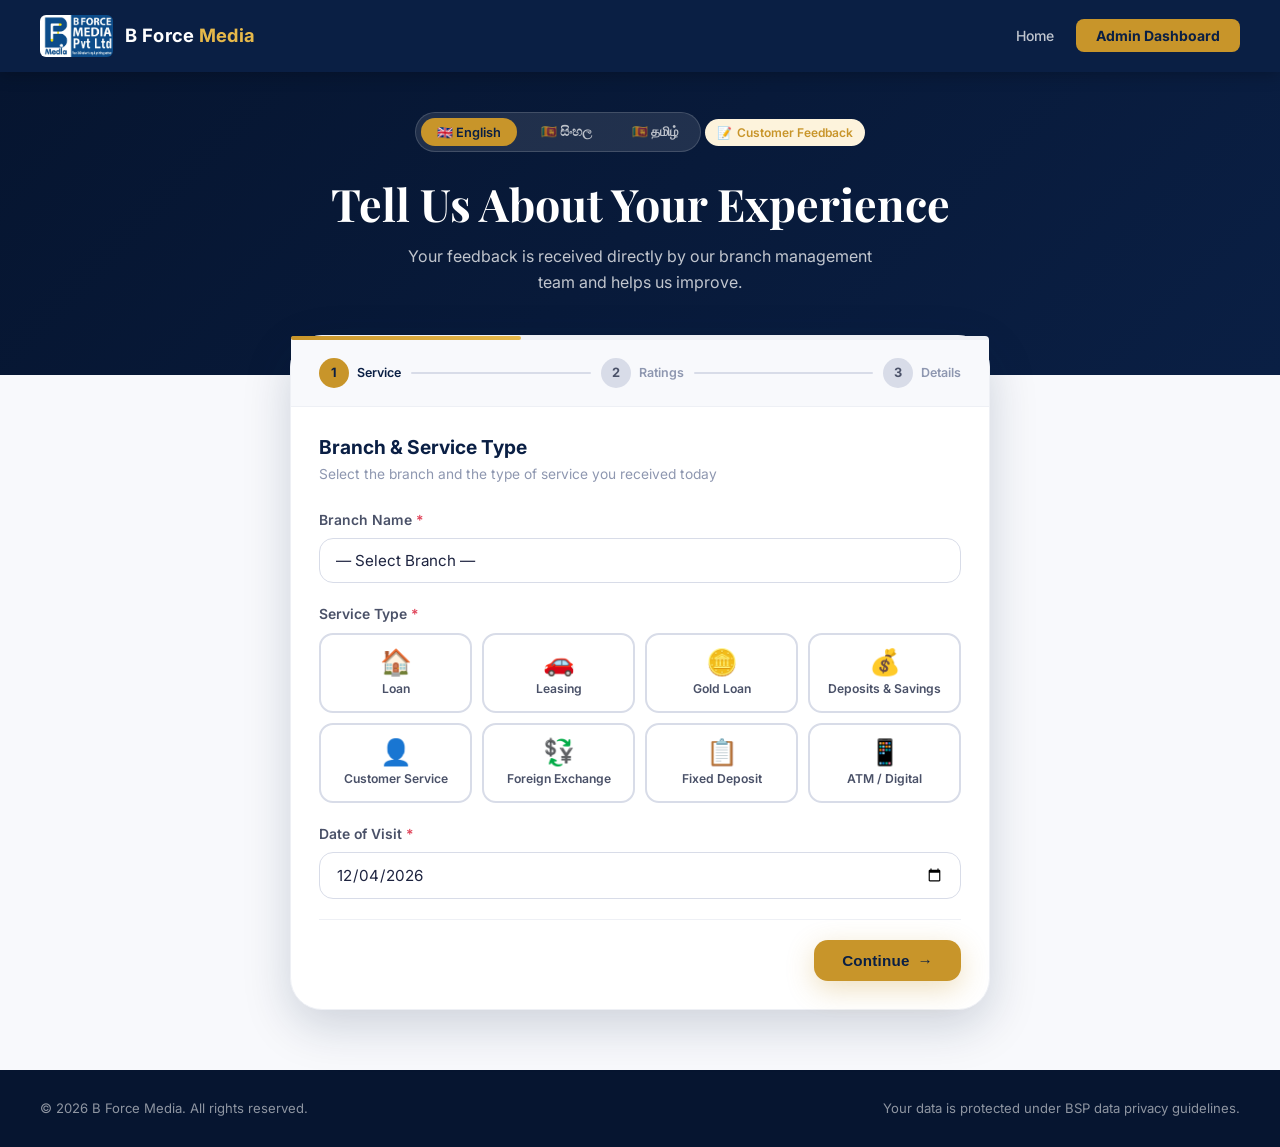
<file: feedback.html>
<!DOCTYPE html>
<html lang="en" id="html-root">

<head>
    <meta charset="UTF-8" />
    <meta name="viewport" content="width=device-width, initial-scale=1.0" />
    <title>Submit Feedback – B Force Media</title>
    <meta name="description"
        content="Share your experience at B Force Media. Quick and easy QR-based feedback form." />
    <link rel="stylesheet" href="styles.css" />
    <link rel="stylesheet" href="feedback.css" />
</head>

<body class="feedback-page">

    <!-- ============ NAVBAR ============ -->
    <nav class="navbar">
        <div class="navbar-brand">
            <img src="logo.png" alt="Silank4an Bank Logo" />
            <div class="brand-name">B Force <span>Media</span></div>
        </div>
        <ul class="navbar-nav">
            <li><a href="index.html" data-i18n="nav_home">Home</a></li>
            <li><a href="dashboard.html" class="nav-btn" data-i18n="nav_admin">Admin Dashboard</a></li>
        </ul>
    </nav>

    <!-- ============ FEEDBACK HERO ============ -->
    <div class="fb-hero">
        <div class="container text-center">
            <!-- Language Switcher -->
            <div class="lang-switcher" id="langSwitcher">
                <button class="lang-btn active" data-lang="en">🇬🇧 English</button>
                <button class="lang-btn" data-lang="si">🇱🇰 සිංහල</button>
                <button class="lang-btn" data-lang="ta">🇱🇰 தமிழ்</button>
            </div>
            <div class="badge badge-gold" style="margin:0 auto 14px;">📝 <span data-i18n="hero_badge">Customer
                    Feedback</span></div>
            <h1 class="serif" style="color:var(--white);font-size:clamp(1.8rem,3.5vw,2.8rem);margin-bottom:12px;"
                data-i18n="hero_title">
                Tell Us About Your Experience
            </h1>
            <p style="color:rgba(255,255,255,.75);font-size:1rem;max-width:500px;margin:0 auto;" data-i18n="hero_sub">
                Your feedback is received directly by our branch management team and helps us improve.
            </p>
        </div>
    </div>

    <!-- ============ FORM ============ -->
    <div class="fb-form-wrap">
        <div class="fb-form-card card animate-fadeInUp">

            <!-- Progress Bar -->
            <div class="fb-progress">
                <div class="fb-progress-bar" id="progressBar" style="width:33%;"></div>
            </div>

            <!-- Step Indicators -->
            <div class="fb-steps">
                <div class="fb-step active" data-step="1">
                    <span>1</span>
                    <div data-i18n="step1_label">Service</div>
                </div>
                <div class="fb-step-line" id="line-1-2"></div>
                <div class="fb-step" data-step="2">
                    <span>2</span>
                    <div data-i18n="step2_label">Ratings</div>
                </div>
                <div class="fb-step-line" id="line-2-3"></div>
                <div class="fb-step" data-step="3">
                    <span>3</span>
                    <div data-i18n="step3_label">Details</div>
                </div>
            </div>

            <form id="feedbackForm" class="card-body">

                <!-- ===== STEP 1: Branch & Service Type ===== -->
                <div class="fb-section" id="section-1">
                    <h3 class="fb-section-title" data-i18n="s1_title">Branch &amp; Service Type</h3>
                    <p class="fb-section-sub" data-i18n="s1_sub">Select the branch and the type of service you received
                        today</p>

                    <!-- Branch -->
                    <div class="form-group">
                        <label class="form-label"><span data-i18n="branch_label">Branch Name</span> <span
                                class="required">*</span></label>
                        <select class="form-control" id="branchSelect" required>
                            <option value="" data-i18n="branch_placeholder">— Select Branch —</option>
                            <option value="Main Branch">Main Branch</option>
                            <option value="North Branch">North Branch</option>
                            <option value="East Branch">East Branch</option>
                            <option value="South Branch">South Branch</option>
                            <option value="West Branch">West Branch</option>
                            <option value="Online Banking">Online Banking / Digital</option>
                        </select>
                    </div>

                    <!-- Service Type -->
                    <div class="form-group">
                        <label class="form-label"><span data-i18n="service_label">Service Type</span> <span
                                class="required">*</span></label>
                        <div class="service-grid">
                            <div class="service-chip" data-value="Loan" data-i18n-val="service_loan">
                                <span class="service-icon">🏠</span>
                                <span data-i18n="service_loan">Loan</span>
                            </div>
                            <div class="service-chip" data-value="Leasing" data-i18n-val="service_leasing">
                                <span class="service-icon">🚗</span>
                                <span data-i18n="service_leasing">Leasing</span>
                            </div>
                            <div class="service-chip" data-value="Gold Loan" data-i18n-val="service_gold_loan">
                                <span class="service-icon">🪙</span>
                                <span data-i18n="service_gold_loan">Gold Loan</span>
                            </div>
                            <div class="service-chip" data-value="Deposits & Savings" data-i18n-val="service_deposits">
                                <span class="service-icon">💰</span>
                                <span data-i18n="service_deposits">Deposits &amp; Savings</span>
                            </div>
                            <div class="service-chip" data-value="Customer Service"
                                data-i18n-val="service_customer_service">
                                <span class="service-icon">👤</span>
                                <span data-i18n="service_customer_service">Customer Service</span>
                            </div>
                            <div class="service-chip" data-value="Foreign Exchange" data-i18n-val="service_fx">
                                <span class="service-icon">💱</span>
                                <span data-i18n="service_fx">Foreign Exchange</span>
                            </div>
                            <div class="service-chip" data-value="Fixed Deposit" data-i18n-val="service_fd">
                                <span class="service-icon">📋</span>
                                <span data-i18n="service_fd">Fixed Deposit</span>
                            </div>
                            <div class="service-chip" data-value="ATM / Digital Banking" data-i18n-val="service_atm">
                                <span class="service-icon">📱</span>
                                <span data-i18n="service_atm">ATM / Digital</span>
                            </div>
                        </div>
                    </div>

                    <!-- Date -->
                    <div class="form-group">
                        <label class="form-label"><span data-i18n="date_label">Date of Visit</span> <span
                                class="required">*</span></label>
                        <input type="date" class="form-control" id="visitDate" required />
                    </div>

                    <div class="fb-nav-row">
                        <div></div>
                        <button type="button" class="btn btn-primary" id="step1Next" onclick="goStep(2)">
                            <span data-i18n="btn_continue">Continue</span> →
                        </button>
                    </div>
                </div>

                <!-- ===== STEP 2: Star Ratings ===== -->
                <div class="fb-section hidden" id="section-2">
                    <h3 class="fb-section-title" data-i18n="s2_title">Rate Your Experience</h3>
                    <p class="fb-section-sub" data-i18n="s2_sub">Please rate each aspect from 1 (poor) to 5 (excellent)
                    </p>

                    <div class="star-ratings-block">

                        <!-- Officer Behaviour -->
                        <div class="star-rating-item">
                            <div class="sri-meta">
                                <div class="sri-icon">👮</div>
                                <div>
                                    <div class="sri-label" data-i18n="rat_officer">Officer Behaviour</div>
                                    <div class="sri-desc" data-i18n="rat_officer_sub">Professionalism, courtesy and
                                        helpfulness of staff</div>
                                </div>
                            </div>
                            <div class="star-row-full" id="stars-officer" data-aspect="officer"></div>
                            <div class="star-val" id="val-officer"></div>
                        </div>

                        <!-- Waiting Time -->
                        <div class="star-rating-item">
                            <div class="sri-meta">
                                <div class="sri-icon">⏱️</div>
                                <div>
                                    <div class="sri-label" data-i18n="rat_waiting">Waiting Time</div>
                                    <div class="sri-desc" data-i18n="rat_waiting_sub">How long you waited to be served
                                    </div>
                                </div>
                            </div>
                            <div class="star-row-full" id="stars-waiting" data-aspect="waiting"></div>
                            <div class="star-val" id="val-waiting"></div>
                        </div>

                        <!-- Overall Experience -->
                        <div class="star-rating-item">
                            <div class="sri-meta">
                                <div class="sri-icon">🏦</div>
                                <div>
                                    <div class="sri-label" data-i18n="rat_overall">Overall Experience</div>
                                    <div class="sri-desc" data-i18n="rat_overall_sub">Your general satisfaction with the
                                        branch visit</div>
                                </div>
                            </div>
                            <div class="star-row-full" id="stars-overall" data-aspect="overall"></div>
                            <div class="star-val" id="val-overall"></div>
                        </div>

                        <!-- Phone Call Experience -->
                        <div class="star-rating-item">
                            <div class="sri-meta">
                                <div class="sri-icon">📞</div>
                                <div>
                                    <div class="sri-label" data-i18n="rat_phone">Phone Call Experience</div>
                                    <div class="sri-desc" data-i18n="rat_phone_sub">Quality of assistance received via
                                        phone (if applicable)</div>
                                </div>
                            </div>
                            <div class="star-row-full" id="stars-phone" data-aspect="phone"></div>
                            <div class="star-val" id="val-phone"></div>
                            <div class="na-toggle" onclick="toggleNA('phone')">
                                <div class="na-check" id="na-phone"></div>
                                <span data-i18n="not_applicable">Not Applicable</span>
                            </div>
                        </div>

                    </div>

                    <div class="fb-nav-row">
                        <button type="button" class="btn btn-outline" onclick="goStep(1)">← <span
                                data-i18n="btn_back">Back</span></button>
                        <button type="button" class="btn btn-primary" onclick="goStep(3)"><span
                                data-i18n="btn_continue">Continue</span> →</button>
                    </div>
                </div>

                <!-- ===== STEP 3: Details + Submit ===== -->
                <div class="fb-section hidden" id="section-3">
                    <h3 class="fb-section-title" data-i18n="s3_title">Additional Details</h3>
                    <p class="fb-section-sub" data-i18n="s3_sub">All fields below are optional</p>

                    <!-- Comments -->
                    <div class="form-group">
                        <label class="form-label" data-i18n="comments_label">Your Comments</label>
                        <textarea class="form-control" id="comments" rows="4"
                            data-i18n-placeholder="comments_placeholder"></textarea>
                    </div>

                    <!-- Mobile + NIC -->
                    <div class="grid-2" style="gap:16px;">
                        <div class="form-group">
                            <label class="form-label" data-i18n="mobile_label">Mobile Number <span class="opt-tag"
                                    data-i18n="optional_tag">(optional)</span></label>
                            <input type="tel" class="form-control" id="custPhone"
                                data-i18n-placeholder="mobile_placeholder" placeholder="07X-XXXXXXX" />
                        </div>
                        <div class="form-group">
                            <label class="form-label" data-i18n="nic_label">NIC Number <span class="opt-tag"
                                    data-i18n="optional_tag">(optional)</span></label>
                            <input type="text" class="form-control" id="custNIC" data-i18n-placeholder="nic_placeholder"
                                placeholder="XXXXXXXXXXXXXXXXX" />
                        </div>
                    </div>

                    <!-- Anonymous Toggle -->
                    <div class="anon-toggle" id="anonToggle" onclick="toggleAnon()">
                        <div class="anon-check" id="anonCheck"></div>
                        <div>
                            <strong data-i18n="anon_title">Submit Anonymously</strong>
                            <p data-i18n="anon_sub">Your mobile number and NIC will not be saved</p>
                        </div>
                    </div>

                    <!-- Submission Summary -->
                    <div class="fb-summary-box" id="summaryBox"></div>

                    <div class="fb-nav-row">
                        <button type="button" class="btn btn-outline" onclick="goStep(2)">← <span
                                data-i18n="btn_back">Back</span></button>
                        <button type="submit" class="btn btn-primary btn-lg" id="submitBtn">
                            🚀 <span data-i18n="btn_submit">Submit Feedback</span>
                        </button>
                    </div>
                </div>

            </form>
        </div>
    </div>

    <!-- ============ SUCCESS OVERLAY ============ -->
    <div class="success-overlay hidden" id="successOverlay">
        <div class="success-card animate-fadeInUp">
            <div class="success-icon">🎉</div>
            <h2 class="serif" data-i18n="success_title">Thank You!</h2>
            <p data-i18n="success_msg">Your feedback has been submitted successfully and sent to the branch management
                team.</p>
            <div class="success-ref"><span data-i18n="ref_label">Reference #</span>: <strong id="refNumber"></strong>
            </div>
            <div style="display:flex;gap:12px;justify-content:center;flex-wrap:wrap;margin-top:24px;">
                <a href="index.html" class="btn btn-navy">← <span data-i18n="btn_home">Back to Home</span></a>
                <button onclick="resetForm()" class="btn btn-primary"><span data-i18n="btn_another">Submit
                        Another</span></button>
            </div>
        </div>
    </div>

    <!-- ============ FOOTER ============ -->
    <footer class="footer">
        <div>© 2026 B Force Media. All rights reserved.</div>
        <div data-i18n="footer_privacy">Your data is protected under BSP data privacy guidelines.</div>
    </footer>

    <script src="app.js"></script>
    <script>
        // Pre-fill from URL params
        const urlP = new URLSearchParams(window.location.search);
        if (urlP.get('branch')) {
            const sel = document.getElementById('branchSelect');
            for (let opt of sel.options) {
                if (opt.value === urlP.get('branch')) { opt.selected = true; break; }
            }
        }
        // Set today's date
        document.getElementById('visitDate').value = new Date().toISOString().split('T')[0];
    </script>
</body>

</html>
</file>
<file: styles.css>
/* ===================================================
   Silank4an Bank – QR Feedback System
   Global Styles
   =================================================== */

@import url('https://fonts.googleapis.com/css2?family=Inter:wght@300;400;500;600;700;800;900&family=Playfair+Display:wght@600;700&display=swap');

/* ---------- CSS Variables ---------- */
:root {
  --navy:       #0a1f44;
  --navy-dark:  #061530;
  --gold:       #c8952a;
  --gold-light: #e6b84a;
  --gold-pale:  #fdf3dc;
  --white:      #ffffff;
  --gray-50:    #f8f9fc;
  --gray-100:   #eef0f5;
  --gray-200:   #d8dce8;
  --gray-400:   #8e97b0;
  --gray-600:   #4a5168;
  --gray-800:   #1e2440;
  --success:    #1aae6b;
  --danger:     #e0445a;
  --warning:    #f5a623;
  --info:       #2d9cdb;

  --radius-sm:  8px;
  --radius-md:  14px;
  --radius-lg:  22px;
  --radius-xl:  32px;

  --shadow-sm:  0 2px 8px rgba(10,31,68,.08);
  --shadow-md:  0 6px 24px rgba(10,31,68,.12);
  --shadow-lg:  0 16px 48px rgba(10,31,68,.18);
  --shadow-gold:0 8px 28px rgba(200,149,42,.30);

  --transition: .25s cubic-bezier(.4,0,.2,1);
}

/* ---------- Reset ---------- */
*, *::before, *::after { box-sizing: border-box; margin: 0; padding: 0; }
html { scroll-behavior: smooth; }
body {
  font-family: 'Inter', sans-serif;
  background: var(--gray-50);
  color: var(--gray-800);
  line-height: 1.6;
  min-height: 100vh;
}
img { max-width: 100%; display: block; }
a  { text-decoration: none; color: inherit; }

/* ---------- Typography ---------- */
h1, h2, h3, h4, h5 { font-weight: 700; line-height: 1.25; }
.serif { font-family: 'Playfair Display', serif; }

/* ---------- Scrollbar ---------- */
::-webkit-scrollbar { width: 6px; }
::-webkit-scrollbar-track { background: var(--gray-100); }
::-webkit-scrollbar-thumb { background: var(--navy); border-radius: 99px; }

/* ===================================================
   NAVBAR
   =================================================== */
.navbar {
  position: sticky;
  top: 0;
  z-index: 100;
  display: flex;
  align-items: center;
  justify-content: space-between;
  padding: 0 40px;
  height: 72px;
  background: var(--navy);
  box-shadow: 0 2px 16px rgba(0,0,0,.25);
}
.navbar-brand {
  display: flex;
  align-items: center;
  gap: 12px;
}
.navbar-brand img { height: 42px; border-radius: 6px; }
.navbar-brand .brand-name {
  font-size: 1.15rem;
  font-weight: 700;
  color: var(--white);
  letter-spacing: .3px;
}
.navbar-brand .brand-name span { color: var(--gold-light); }
.navbar-nav {
  display: flex;
  align-items: center;
  gap: 6px;
  list-style: none;
}
.navbar-nav a {
  color: rgba(255,255,255,.75);
  font-size: .875rem;
  font-weight: 500;
  padding: 8px 16px;
  border-radius: var(--radius-sm);
  transition: var(--transition);
}
.navbar-nav a:hover, .navbar-nav a.active {
  color: var(--white);
  background: rgba(255,255,255,.1);
}
.nav-btn {
  background: var(--gold) !important;
  color: var(--navy) !important;
  font-weight: 700 !important;
  padding: 8px 20px !important;
  border-radius: var(--radius-sm) !important;
}
.nav-btn:hover { background: var(--gold-light) !important; }

/* ===================================================
   BUTTONS
   =================================================== */
.btn {
  display: inline-flex;
  align-items: center;
  gap: 8px;
  padding: 12px 28px;
  border-radius: var(--radius-md);
  font-size: .95rem;
  font-weight: 600;
  cursor: pointer;
  border: none;
  transition: var(--transition);
  letter-spacing: .2px;
}
.btn-primary {
  background: var(--gold);
  color: var(--navy);
  box-shadow: var(--shadow-gold);
}
.btn-primary:hover {
  background: var(--gold-light);
  transform: translateY(-2px);
  box-shadow: 0 12px 32px rgba(200,149,42,.4);
}
.btn-outline {
  background: transparent;
  border: 2px solid var(--gold);
  color: var(--gold);
}
.btn-outline:hover {
  background: var(--gold);
  color: var(--navy);
}
.btn-navy {
  background: var(--navy);
  color: var(--white);
}
.btn-navy:hover {
  background: var(--navy-dark);
  transform: translateY(-2px);
  box-shadow: var(--shadow-md);
}
.btn-lg { padding: 16px 36px; font-size: 1.05rem; border-radius: var(--radius-lg); }
.btn-sm { padding: 8px 18px; font-size: .82rem; border-radius: var(--radius-sm); }

/* ===================================================
   CARDS
   =================================================== */
.card {
  background: var(--white);
  border-radius: var(--radius-lg);
  box-shadow: var(--shadow-sm);
  border: 1px solid var(--gray-100);
  overflow: hidden;
  transition: var(--transition);
}
.card:hover { box-shadow: var(--shadow-md); transform: translateY(-2px); }
.card-body { padding: 28px; }

/* ===================================================
   BADGES
   =================================================== */
.badge {
  display: inline-flex;
  align-items: center;
  gap: 5px;
  padding: 4px 12px;
  border-radius: 99px;
  font-size: .75rem;
  font-weight: 600;
}
.badge-gold   { background: var(--gold-pale); color: var(--gold); }
.badge-success{ background: #d1fae5; color: var(--success); }
.badge-navy   { background: rgba(10,31,68,.1); color: var(--navy); }

/* ===================================================
   SECTION HELPERS
   =================================================== */
.section { padding: 80px 0; }
.container {
  width: 100%;
  max-width: 1160px;
  margin: 0 auto;
  padding: 0 24px;
}
.section-label {
  font-size: .78rem;
  font-weight: 700;
  letter-spacing: 2px;
  text-transform: uppercase;
  color: var(--gold);
  margin-bottom: 10px;
}
.section-title {
  font-size: clamp(1.8rem, 3vw, 2.6rem);
  color: var(--navy);
  margin-bottom: 16px;
}
.section-subtitle {
  font-size: 1.05rem;
  color: var(--gray-600);
  max-width: 560px;
}
.text-center { text-align: center; }
.text-center .section-subtitle { margin: 0 auto; }
.grid-2 { display: grid; grid-template-columns: 1fr 1fr; gap: 28px; }
.grid-3 { display: grid; grid-template-columns: repeat(3, 1fr); gap: 24px; }
.grid-4 { display: grid; grid-template-columns: repeat(4, 1fr); gap: 20px; }

/* ===================================================
   FORMS
   =================================================== */
.form-group { margin-bottom: 20px; }
.form-label {
  display: block;
  font-size: .87rem;
  font-weight: 600;
  color: var(--gray-600);
  margin-bottom: 7px;
}
.form-control {
  width: 100%;
  padding: 12px 16px;
  border: 1.5px solid var(--gray-200);
  border-radius: var(--radius-md);
  font-size: .95rem;
  font-family: inherit;
  color: var(--gray-800);
  background: var(--white);
  transition: var(--transition);
  outline: none;
}
.form-control:focus {
  border-color: var(--gold);
  box-shadow: 0 0 0 3px rgba(200,149,42,.12);
}
.form-control::placeholder { color: var(--gray-400); }
textarea.form-control { resize: vertical; min-height: 100px; }
select.form-control { appearance: none; cursor: pointer; }

/* ===================================================
   FOOTER
   =================================================== */
.footer {
  background: var(--navy-dark);
  color: rgba(255,255,255,.55);
  padding: 28px 40px;
  display: flex;
  align-items: center;
  justify-content: space-between;
  font-size: .82rem;
}
.footer a { color: var(--gold-light); }
.footer a:hover { text-decoration: underline; }

/* ===================================================
   UTILITY ANIMATIONS
   =================================================== */
@keyframes fadeInUp {
  from { opacity: 0; transform: translateY(30px); }
  to   { opacity: 1; transform: translateY(0); }
}
@keyframes pulse-ring {
  0%   { transform: scale(1);   opacity: .6; }
  100% { transform: scale(1.6); opacity: 0; }
}
@keyframes float {
  0%, 100% { transform: translateY(0); }
  50%       { transform: translateY(-10px); }
}
.animate-fadeInUp { animation: fadeInUp .6s ease both; }
.delay-1 { animation-delay: .1s; }
.delay-2 { animation-delay: .2s; }
.delay-3 { animation-delay: .3s; }
.delay-4 { animation-delay: .4s; }

/* ===================================================
   RESPONSIVE
   =================================================== */
@media (max-width: 900px) {
  .grid-2, .grid-3, .grid-4 { grid-template-columns: 1fr; }
  .navbar { padding: 0 20px; }
  .navbar-nav { display: none; }
  .section { padding: 52px 0; }
}
</file>
<file: feedback.css>
/* ===== FEEDBACK PAGE STYLES ===== */

.feedback-page {
    background: var(--gray-50);
}

/* ---- Hero ---- */
.fb-hero {
    background: linear-gradient(135deg, var(--navy-dark) 0%, var(--navy) 100%);
    padding: 40px 0 80px;
}

/* ---- Language Switcher ---- */
.lang-switcher {
    display: inline-flex;
    gap: 8px;
    background: rgba(255, 255, 255, .1);
    border: 1px solid rgba(255, 255, 255, .15);
    border-radius: 99px;
    padding: 5px;
    margin-bottom: 24px;
}

.lang-btn {
    background: transparent;
    border: none;
    color: rgba(255, 255, 255, .7);
    font-size: .8rem;
    font-weight: 600;
    padding: 6px 16px;
    border-radius: 99px;
    cursor: pointer;
    transition: var(--transition);
    font-family: inherit;
    white-space: nowrap;
}

.lang-btn:hover {
    color: var(--white);
    background: rgba(255, 255, 255, .1);
}

.lang-btn.active {
    background: var(--gold);
    color: var(--navy);
}

/* ---- Form wrapper ---- */
.fb-form-wrap {
    max-width: 740px;
    margin: -40px auto 60px;
    padding: 0 20px;
}

.fb-form-card {
    border-radius: var(--radius-xl) !important;
    overflow: visible !important;
    box-shadow: var(--shadow-lg) !important;
}

/* ---- Progress Bar ---- */
.fb-progress {
    height: 4px;
    background: var(--gray-100);
    border-radius: 99px 99px 0 0;
}

.fb-progress-bar {
    height: 100%;
    background: linear-gradient(90deg, var(--gold), var(--gold-light));
    border-radius: 99px;
    transition: width .5s cubic-bezier(.4, 0, .2, 1);
}

/* ---- Step indicators ---- */
.fb-steps {
    display: flex;
    align-items: center;
    padding: 18px 28px;
    border-bottom: 1px solid var(--gray-100);
    background: var(--gray-50);
    border-radius: 0;
}

.fb-step {
    display: flex;
    align-items: center;
    gap: 8px;
}

.fb-step span {
    width: 30px;
    height: 30px;
    border-radius: 50%;
    display: flex;
    align-items: center;
    justify-content: center;
    font-size: .8rem;
    font-weight: 700;
    background: var(--gray-200);
    color: var(--gray-600);
    transition: var(--transition);
    flex-shrink: 0;
}

.fb-step div {
    font-size: .78rem;
    font-weight: 600;
    color: var(--gray-400);
}

@media (max-width: 400px) {
    .fb-step div {
        display: none;
    }
}

.fb-step.active span {
    background: var(--gold);
    color: var(--navy);
}

.fb-step.active div {
    color: var(--navy);
}

.fb-step.done span {
    background: var(--success);
    color: var(--white);
}

.fb-step-line {
    flex: 1;
    height: 2px;
    background: var(--gray-200);
    margin: 0 10px;
    border-radius: 99px;
    transition: background .4s;
}

.fb-step-line.done {
    background: var(--success);
}

/* ---- Section titles ---- */
.fb-section {
    display: block;
}

.fb-section.hidden {
    display: none;
}

.fb-section-title {
    font-size: 1.2rem;
    color: var(--navy);
    margin-bottom: 4px;
}

.fb-section-sub {
    color: var(--gray-400);
    font-size: .86rem;
    margin-bottom: 24px;
}

.required {
    color: var(--danger);
}

.opt-tag {
    color: var(--gray-400);
    font-weight: 400;
    font-size: .82em;
}

/* ---- Service Type Grid ---- */
.service-grid {
    display: grid;
    grid-template-columns: repeat(4, 1fr);
    gap: 10px;
    margin-bottom: 4px;
}

.service-chip {
    display: flex;
    flex-direction: column;
    align-items: center;
    justify-content: center;
    gap: 6px;
    padding: 14px 8px;
    border-radius: var(--radius-md);
    border: 2px solid var(--gray-200);
    cursor: pointer;
    text-align: center;
    transition: var(--transition);
    background: var(--white);
    min-height: 80px;
    user-select: none;
}

.service-icon {
    font-size: 1.6rem;
    line-height: 1;
}

.service-chip span:last-child {
    font-size: .76rem;
    font-weight: 600;
    color: var(--gray-600);
    line-height: 1.3;
}

.service-chip:hover {
    border-color: var(--gold);
}

.service-chip.selected {
    border-color: var(--gold);
    background: var(--gold-pale);
}

.service-chip.selected span:last-child {
    color: var(--navy);
}

/* ---- Star Ratings Block ---- */
.star-ratings-block {
    display: flex;
    flex-direction: column;
    gap: 4px;
    margin-bottom: 20px;
}

.star-rating-item {
    padding: 18px 16px;
    border-radius: var(--radius-md);
    border: 1.5px solid var(--gray-100);
    background: var(--white);
    transition: var(--transition);
}

.star-rating-item:hover {
    border-color: var(--gold-light);
    background: var(--gold-pale);
}

.sri-meta {
    display: flex;
    align-items: flex-start;
    gap: 12px;
    margin-bottom: 12px;
}

.sri-icon {
    font-size: 1.8rem;
    line-height: 1;
    flex-shrink: 0;
    margin-top: 2px;
}

.sri-label {
    font-size: .95rem;
    font-weight: 700;
    color: var(--navy);
    margin-bottom: 2px;
}

.sri-desc {
    font-size: .78rem;
    color: var(--gray-400);
    line-height: 1.4;
}

.star-row-full {
    display: flex;
    gap: 8px;
}

.star-btn {
    font-size: 2rem;
    cursor: pointer;
    color: var(--gray-200);
    transition: color .15s, transform .15s;
    background: none;
    border: none;
    padding: 0;
    line-height: 1;
    -webkit-tap-highlight-color: transparent;
    user-select: none;
}

.star-btn:hover,
.star-btn.lit {
    color: var(--warning);
    transform: scale(1.1);
}

.star-btn.lit {
    transform: scale(1);
}

.star-btn.active {
    color: var(--gold);
}

.star-val {
    font-size: .75rem;
    font-weight: 700;
    color: var(--gray-400);
    margin-top: 6px;
    min-height: 18px;
    transition: color .2s;
}

.star-val.filled {
    color: var(--gold);
}

/* N/A toggle */
.na-toggle {
    display: inline-flex;
    align-items: center;
    gap: 8px;
    margin-top: 10px;
    cursor: pointer;
    font-size: .8rem;
    color: var(--gray-600);
    font-weight: 600;
    user-select: none;
}

.na-check {
    width: 18px;
    height: 18px;
    border-radius: 4px;
    border: 2px solid var(--gray-200);
    transition: var(--transition);
    flex-shrink: 0;
}

.na-check.checked {
    background: var(--gray-400);
    border-color: var(--gray-400);
    background-image: url("data:image/svg+xml,%3Csvg viewBox='0 0 12 10' fill='none' xmlns='http://www.w3.org/2000/svg'%3E%3Cpath d='M1 5L4.5 8.5L11 1' stroke='white' stroke-width='2' stroke-linecap='round' stroke-linejoin='round'/%3E%3C/svg%3E");
    background-size: 10px 8px;
    background-position: center;
    background-repeat: no-repeat;
}

.star-rating-item.is-na {
    opacity: .5;
    pointer-events: none;
}

.star-rating-item.is-na .na-toggle {
    pointer-events: all;
    opacity: 1;
}

/* ---- Anonymous toggle ---- */
.anon-toggle {
    display: flex;
    align-items: center;
    gap: 14px;
    padding: 14px 16px;
    border-radius: var(--radius-md);
    border: 2px solid var(--gray-200);
    cursor: pointer;
    margin-bottom: 20px;
    transition: var(--transition);
}

.anon-toggle:hover {
    border-color: var(--navy);
}

.anon-check {
    width: 22px;
    height: 22px;
    border-radius: 6px;
    border: 2px solid var(--gray-200);
    transition: var(--transition);
    flex-shrink: 0;
}

.anon-check.checked {
    background: var(--navy);
    border-color: var(--navy);
    background-image: url("data:image/svg+xml,%3Csvg viewBox='0 0 12 10' fill='none' xmlns='http://www.w3.org/2000/svg'%3E%3Cpath d='M1 5L4.5 8.5L11 1' stroke='white' stroke-width='2' stroke-linecap='round' stroke-linejoin='round'/%3E%3C/svg%3E");
    background-size: 12px 10px;
    background-position: center;
    background-repeat: no-repeat;
}

.anon-toggle strong {
    display: block;
    font-size: .9rem;
    color: var(--navy);
    margin-bottom: 2px;
}

.anon-toggle p {
    font-size: .78rem;
    color: var(--gray-400);
    margin: 0;
}

/* ---- Summary Box ---- */
.fb-summary-box {
    background: var(--gold-pale);
    border: 1px solid #e8d0a0;
    border-radius: var(--radius-md);
    padding: 18px;
    margin-bottom: 24px;
    font-size: .84rem;
    color: var(--navy);
    display: none;
}

.fb-summary-box.visible {
    display: block;
}

.fb-sum-row {
    display: flex;
    justify-content: space-between;
    align-items: center;
    padding: 5px 0;
    border-bottom: 1px solid rgba(200, 149, 42, .15);
    gap: 8px;
}

.fb-sum-row:last-child {
    border-bottom: none;
}

.fb-sum-row span:first-child {
    color: var(--gray-600);
    flex-shrink: 0;
}

.fb-sum-row span:last-child {
    font-weight: 700;
    text-align: right;
}

.sum-stars {
    color: var(--warning);
}

/* ---- Nav row ---- */
.fb-nav-row {
    display: flex;
    justify-content: space-between;
    align-items: center;
    padding-top: 20px;
    border-top: 1px solid var(--gray-100);
    margin-top: 8px;
}

/* ---- Success overlay ---- */
.success-overlay {
    position: fixed;
    inset: 0;
    background: rgba(10, 31, 68, .65);
    display: flex;
    align-items: center;
    justify-content: center;
    z-index: 999;
    backdrop-filter: blur(6px);
}

.success-overlay.hidden {
    display: none;
}

.success-card {
    background: var(--white);
    border-radius: var(--radius-xl);
    padding: 52px 40px;
    text-align: center;
    max-width: 440px;
    width: 90%;
    box-shadow: var(--shadow-lg);
}

.success-icon {
    font-size: 4rem;
    margin-bottom: 16px;
}

.success-card h2 {
    color: var(--navy);
    font-size: 1.9rem;
    margin-bottom: 14px;
}

.success-card p {
    color: var(--gray-600);
    margin-bottom: 16px;
    line-height: 1.6;
}

.success-ref {
    display: inline-block;
    background: var(--gold-pale);
    border: 1px solid #e8d0a0;
    padding: 8px 20px;
    border-radius: 99px;
    font-size: .85rem;
    color: var(--navy);
}

/* ---- Responsive ---- */
@media (max-width: 600px) {
    .service-grid {
        grid-template-columns: repeat(2, 1fr);
    }

    .fb-form-wrap {
        padding: 0 12px;
    }

    .star-btn {
        font-size: 1.7rem;
    }
}

@media (max-width: 360px) {
    .service-grid {
        grid-template-columns: repeat(2, 1fr);
    }

    .lang-btn {
        padding: 5px 10px;
        font-size: .72rem;
    }
}
</file>
